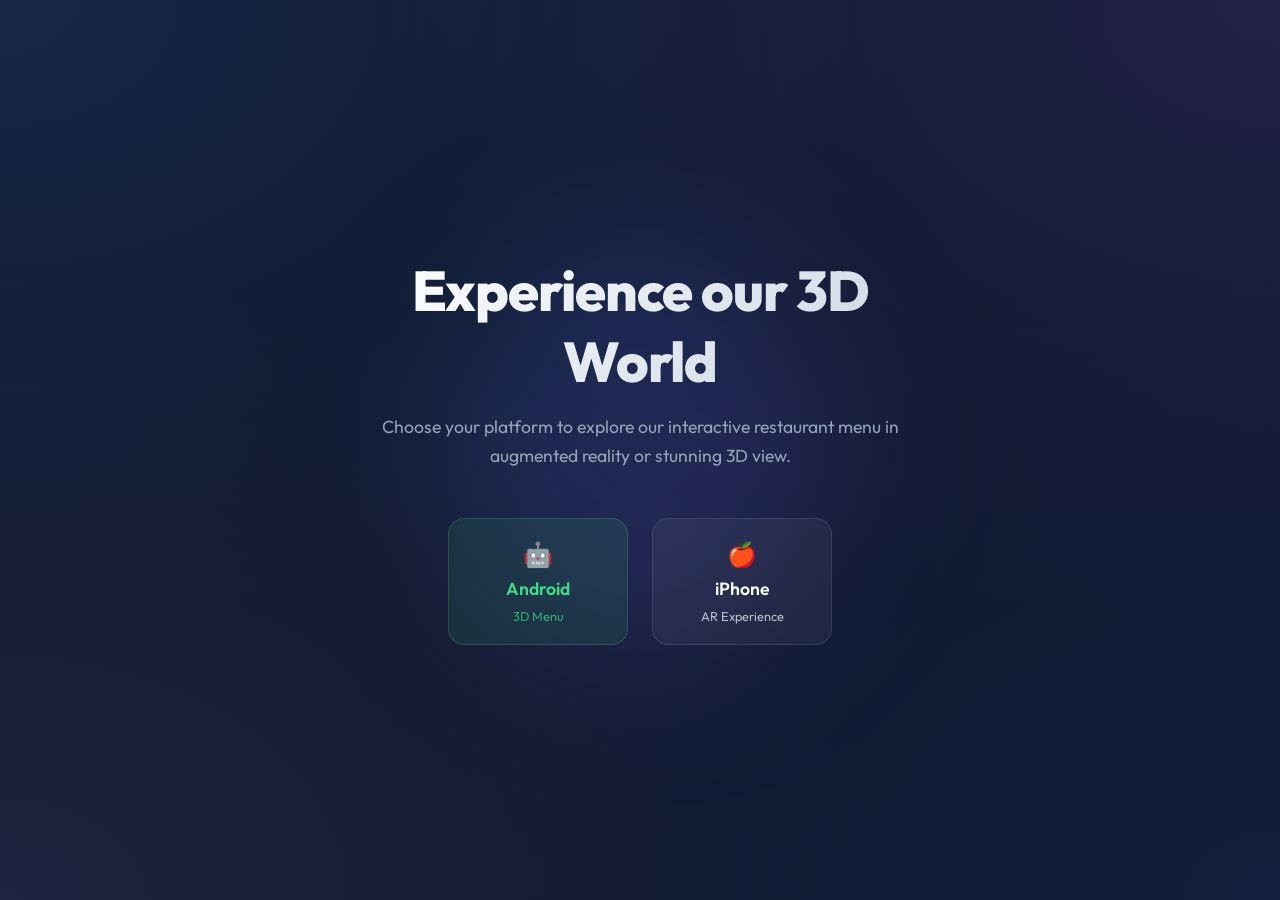
<file: index.html>
<!DOCTYPE html>
<html lang="en">

<head>
    <meta charset="UTF-8" />
    <meta name="viewport" content="width=device-width, initial-scale=1.0" />
    <meta http-equiv="X-UA-Compatible" content="ie=edge" />
    <title>3D World Experience | Restaurant Menu AR</title>
    <meta name="description"
        content="Experience our interactive 3D restaurant menu. Choose Android for AR or iPhone for 3D viewing." />
    <link rel="stylesheet" href="styles.css" />
</head>

<body>
    <div class="blob"></div>
    <div class="container">
        <h1>Experience our 3D World</h1>
        <p>Choose your platform to explore our interactive restaurant menu in augmented reality or stunning 3D view.</p>

        <div class="button-group">
            <a href="test-AR-web-android/index.html" class="btn btn-android" id="btn-android">
                <span class="icon">🤖</span>
                <span class="label">Android</span>
                <span>3D Menu</span>
            </a>

            <a href="ar/index.html" class="btn btn-iphone" id="btn-iphone">
                <span class="icon">🍎</span>
                <span class="label">iPhone</span>
                <span>AR Experience</span>
            </a>
        </div>
    </div>
</body>

</html>
</file>
<file: styles.css>
@import url('https://fonts.googleapis.com/css2?family=Outfit:wght@300;400;600;800&display=swap');

:root {
    --bg-color: #0f172a;
    --card-bg: rgba(30, 41, 59, 0.7);
    --primary-android: #3DDC84;
    --primary-iphone: #f8fafc;
    --text-main: #f8fafc;
    --text-dim: #94a3b8;
}

* {
    margin: 0;
    padding: 0;
    box-sizing: border-box;
    font-family: 'Outfit', sans-serif;
}

body {
    background-color: var(--bg-color);
    background-image: 
        radial-gradient(at 0% 0%, rgba(59, 130, 246, 0.15) 0px, transparent 50%),
        radial-gradient(at 100% 0%, rgba(139, 92, 246, 0.15) 0px, transparent 50%),
        radial-gradient(at 100% 100%, rgba(37, 99, 235, 0.1) 0px, transparent 50%),
        radial-gradient(at 0% 100%, rgba(167, 139, 250, 0.1) 0px, transparent 50%);
    min-height: 100vh;
    display: flex;
    flex-direction: column;
    align-items: center;
    justify-content: center;
    color: var(--text-main);
    overflow: hidden;
}

.container {
    text-align: center;
    max-width: 600px;
    padding: 2rem;
    z-index: 10;
}

h1 {
    font-size: 3.5rem;
    font-weight: 800;
    margin-bottom: 1rem;
    background: linear-gradient(135deg, #fff 0%, #cbd5e1 100%);
    -webkit-background-clip: text;
    background-clip: text;
    -webkit-text-fill-color: transparent;
    letter-spacing: -0.02em;
}

p {
    font-size: 1.1rem;
    color: var(--text-dim);
    margin-bottom: 3rem;
    line-height: 1.6;
}

.button-group {
    display: flex;
    gap: 1.5rem;
    justify-content: center;
}

.btn {
    position: relative;
    padding: 1.25rem 2.5rem;
    font-size: 1.1rem;
    font-weight: 600;
    text-decoration: none;
    border-radius: 16px;
    transition: all 0.4s cubic-bezier(0.175, 0.885, 0.32, 1.275);
    display: flex;
    flex-direction: column;
    align-items: center;
    gap: 0.5rem;
    min-width: 180px;
}

.btn-android {
    background: rgba(61, 220, 132, 0.1);
    border: 1px solid rgba(61, 220, 132, 0.2);
    color: var(--primary-android);
}

.btn-android:hover {
    background: var(--primary-android);
    color: #0f172a;
    box-shadow: 0 20px 40px -10px rgba(61, 220, 132, 0.3);
    transform: translateY(-5px);
}

.btn-iphone {
    background: rgba(248, 250, 252, 0.05);
    border: 1px solid rgba(248, 250, 252, 0.1);
    color: var(--primary-iphone);
}

.btn-iphone:hover {
    background: var(--primary-iphone);
    color: #0f172a;
    box-shadow: 0 20px 40px -10px rgba(248, 250, 252, 0.2);
    transform: translateY(-5px);
}

.icon {
    font-size: 1.5rem;
}

.btn span:last-child {
    font-size: 0.8rem;
    opacity: 0.7;
    font-weight: 400;
}

/* Background elements */
.blob {
    position: absolute;
    width: 400px;
    height: 400px;
    background: linear-gradient(135deg, rgba(59, 130, 246, 0.2) 0%, rgba(139, 92, 246, 0.2) 100%);
    filter: blur(80px);
    border-radius: 50%;
    z-index: 1;
    animation: move 20s infinite alternate;
}

@keyframes move {
    from { transform: translate(-10%, -10%) rotate(0deg); }
    to { transform: translate(10%, 10%) rotate(360deg); }
}

@media (max-width: 480px) {
    .button-group {
        flex-direction: column;
    }
    h1 {
        font-size: 2.5rem;
    }
}
</file>
